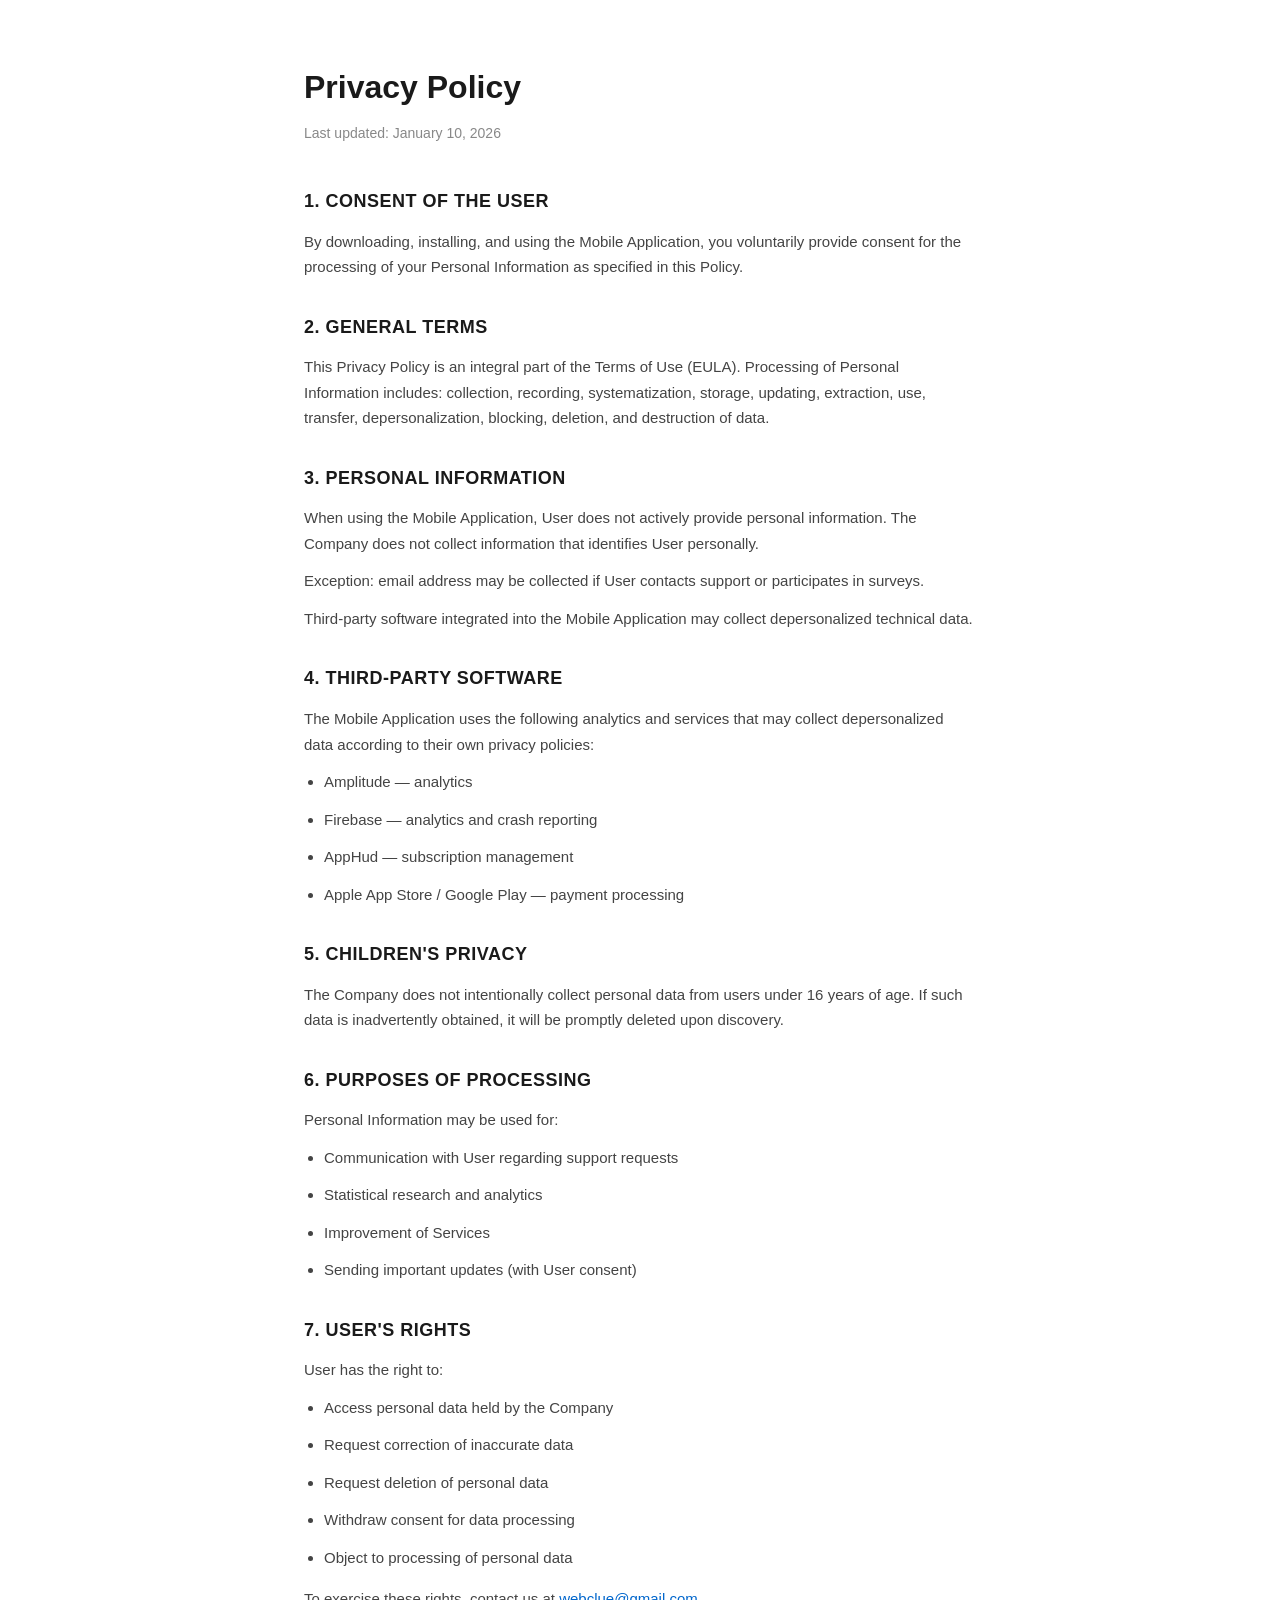
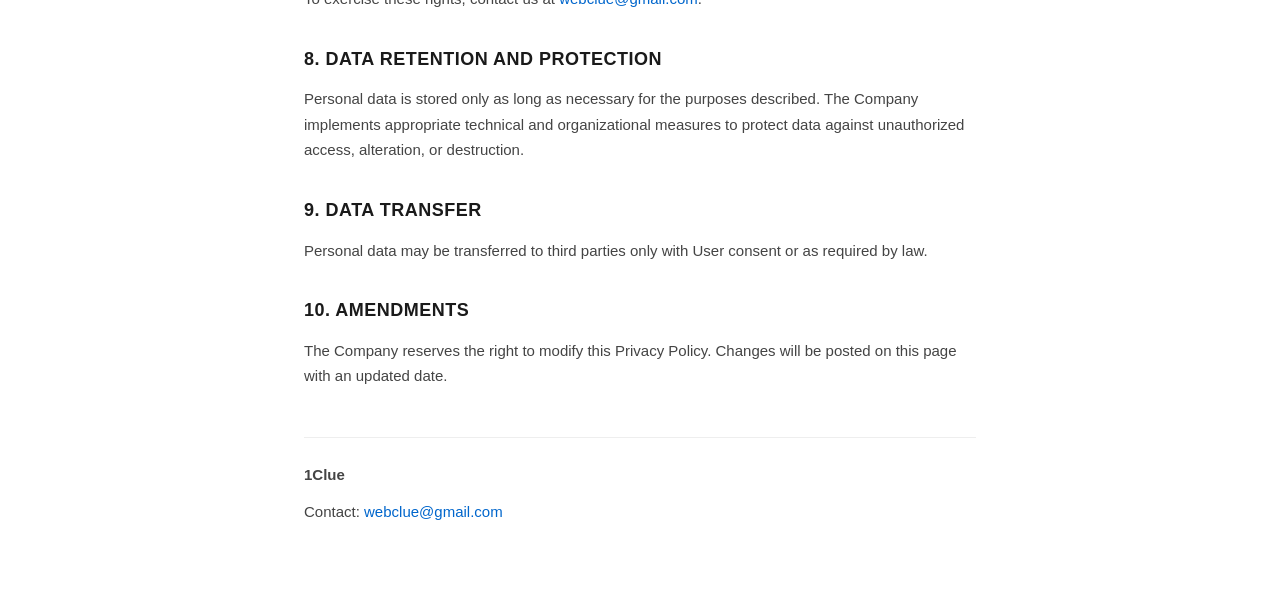
<file: privacy.html>
<!DOCTYPE html>
<html lang="en">
<head>
    <meta charset="UTF-8">
    <meta name="viewport" content="width=device-width, initial-scale=1.0">
    <title>Privacy Policy - 1Clue</title>
    <style>
        * { margin: 0; padding: 0; box-sizing: border-box; }
        body { font-family: -apple-system, BlinkMacSystemFont, 'Segoe UI', Roboto, sans-serif; line-height: 1.7; color: #1a1a1a; background: #fff; }
        .container { max-width: 720px; margin: 0 auto; padding: 60px 24px; }
        h1 { font-size: 32px; font-weight: 700; margin-bottom: 8px; }
        h2 { font-size: 18px; font-weight: 600; margin-top: 32px; margin-bottom: 12px; text-transform: uppercase; letter-spacing: 0.5px; }
        p, li { font-size: 15px; color: #444; margin-bottom: 12px; }
        ul { padding-left: 20px; margin-bottom: 16px; }
        a { color: #0066cc; text-decoration: none; }
        .meta { color: #888; font-size: 14px; margin-bottom: 40px; }
        .footer { margin-top: 48px; padding-top: 24px; border-top: 1px solid #eee; font-size: 14px; color: #666; }
    </style>
</head>
<body>
    <div class="container">
        <h1>Privacy Policy</h1>
        <p class="meta">Last updated: January 10, 2026</p>

        <h2>1. Consent of the User</h2>
        <p>By downloading, installing, and using the Mobile Application, you voluntarily provide consent for the processing of your Personal Information as specified in this Policy.</p>

        <h2>2. General Terms</h2>
        <p>This Privacy Policy is an integral part of the Terms of Use (EULA). Processing of Personal Information includes: collection, recording, systematization, storage, updating, extraction, use, transfer, depersonalization, blocking, deletion, and destruction of data.</p>

        <h2>3. Personal Information</h2>
        <p>When using the Mobile Application, User does not actively provide personal information. The Company does not collect information that identifies User personally.</p>
        <p>Exception: email address may be collected if User contacts support or participates in surveys.</p>
        <p>Third-party software integrated into the Mobile Application may collect depersonalized technical data.</p>

        <h2>4. Third-Party Software</h2>
        <p>The Mobile Application uses the following analytics and services that may collect depersonalized data according to their own privacy policies:</p>
        <ul>
            <li>Amplitude — analytics</li>
            <li>Firebase — analytics and crash reporting</li>
            <li>AppHud — subscription management</li>
            <li>Apple App Store / Google Play — payment processing</li>
        </ul>

        <h2>5. Children's Privacy</h2>
        <p>The Company does not intentionally collect personal data from users under 16 years of age. If such data is inadvertently obtained, it will be promptly deleted upon discovery.</p>

        <h2>6. Purposes of Processing</h2>
        <p>Personal Information may be used for:</p>
        <ul>
            <li>Communication with User regarding support requests</li>
            <li>Statistical research and analytics</li>
            <li>Improvement of Services</li>
            <li>Sending important updates (with User consent)</li>
        </ul>

        <h2>7. User's Rights</h2>
        <p>User has the right to:</p>
        <ul>
            <li>Access personal data held by the Company</li>
            <li>Request correction of inaccurate data</li>
            <li>Request deletion of personal data</li>
            <li>Withdraw consent for data processing</li>
            <li>Object to processing of personal data</li>
        </ul>
        <p>To exercise these rights, contact us at <a href="mailto:webclue@gmail.com">webclue@gmail.com</a>.</p>

        <h2>8. Data Retention and Protection</h2>
        <p>Personal data is stored only as long as necessary for the purposes described. The Company implements appropriate technical and organizational measures to protect data against unauthorized access, alteration, or destruction.</p>

        <h2>9. Data Transfer</h2>
        <p>Personal data may be transferred to third parties only with User consent or as required by law.</p>

        <h2>10. Amendments</h2>
        <p>The Company reserves the right to modify this Privacy Policy. Changes will be posted on this page with an updated date.</p>

        <div class="footer">
            <p><strong>1Clue</strong></p>
            <p>Contact: <a href="mailto:webclue@gmail.com">webclue@gmail.com</a></p>
        </div>
    </div>
</body>
</html>
</file>
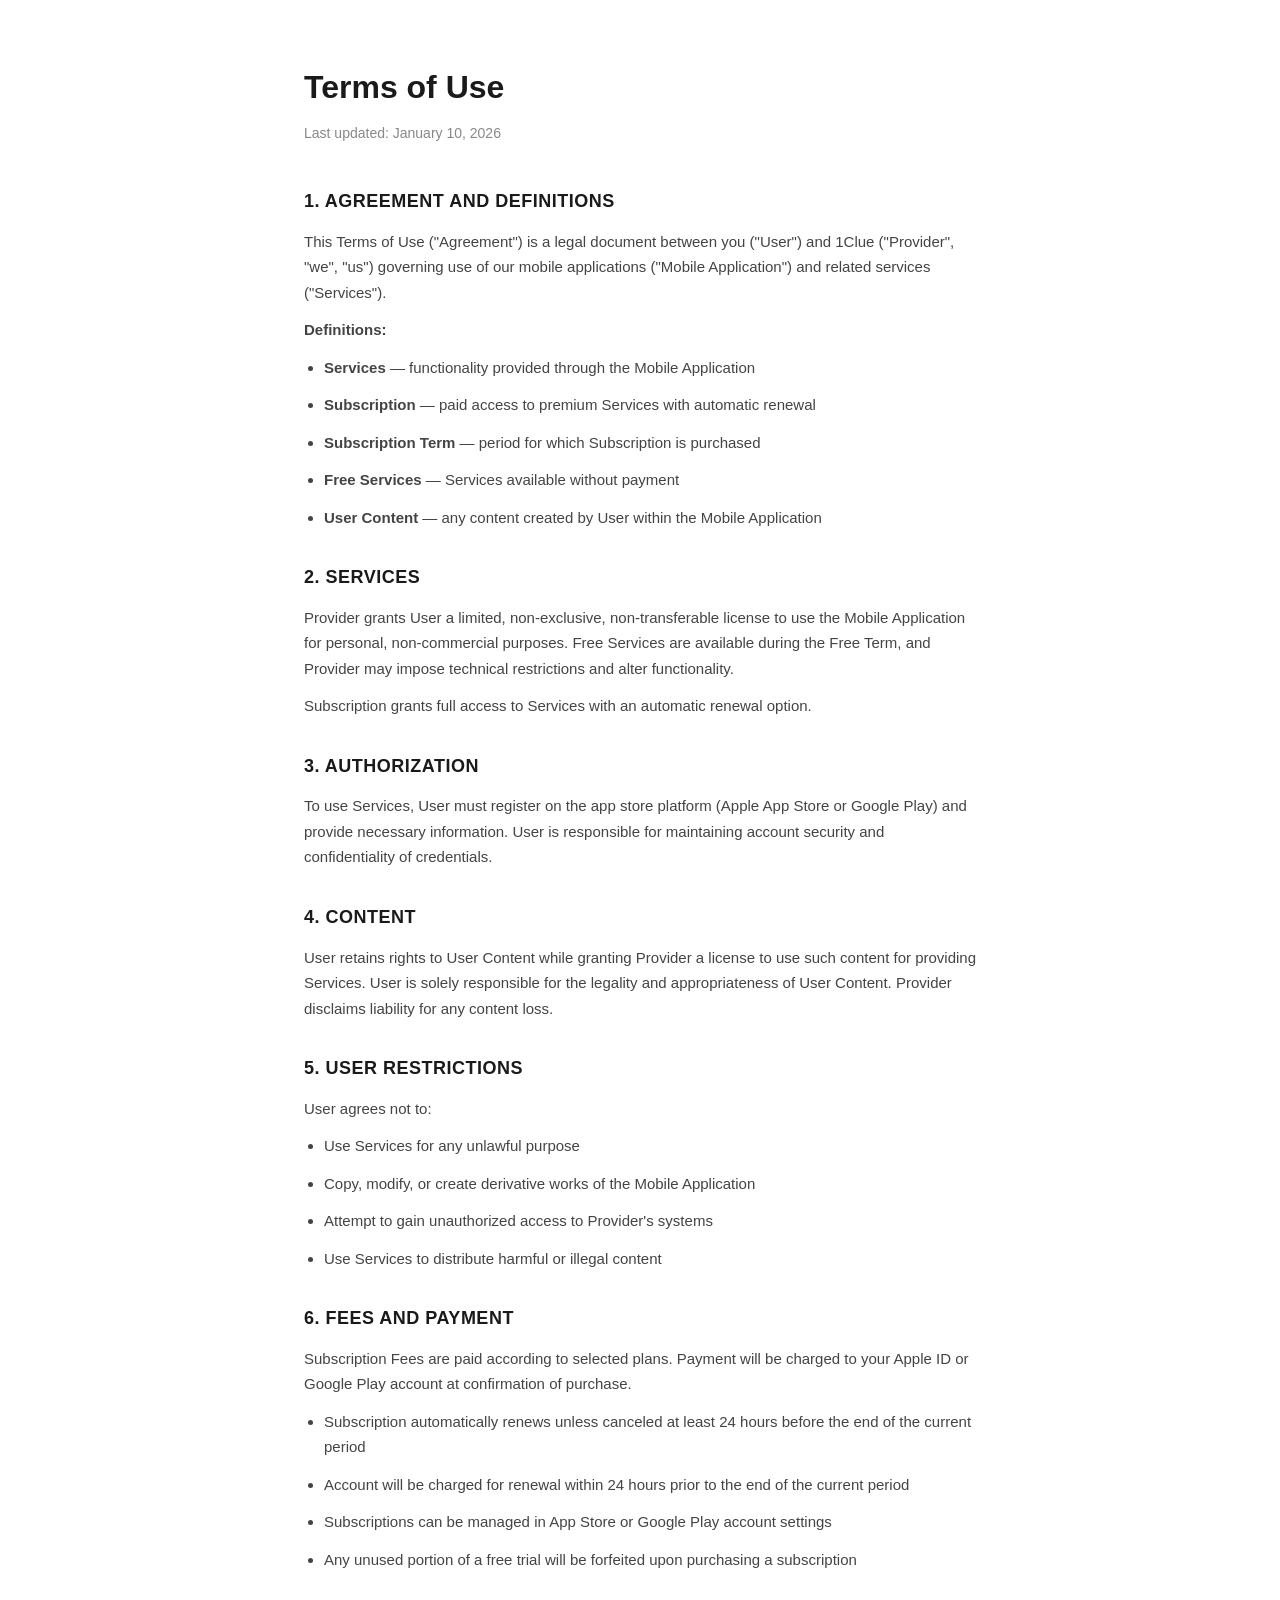
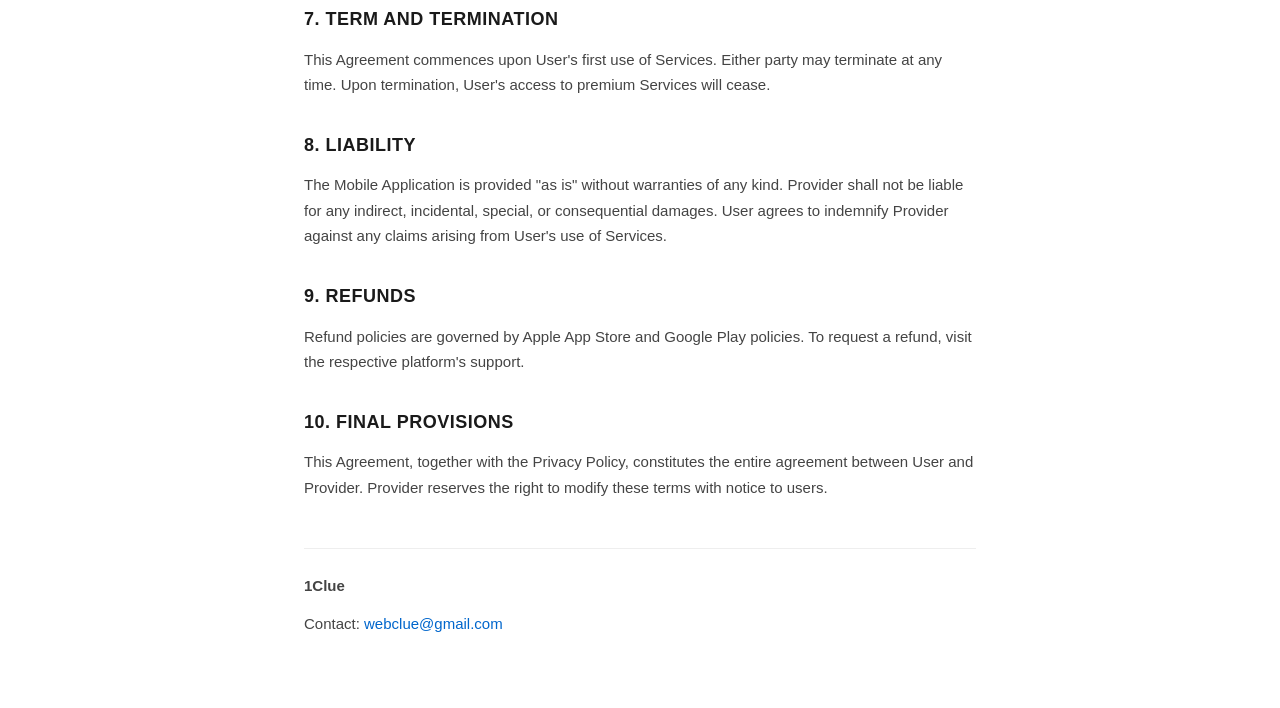
<file: terms.html>
<!DOCTYPE html>
<html lang="en">
<head>
    <meta charset="UTF-8">
    <meta name="viewport" content="width=device-width, initial-scale=1.0">
    <title>Terms of Use - 1Clue</title>
    <style>
        * { margin: 0; padding: 0; box-sizing: border-box; }
        body { font-family: -apple-system, BlinkMacSystemFont, 'Segoe UI', Roboto, sans-serif; line-height: 1.7; color: #1a1a1a; background: #fff; }
        .container { max-width: 720px; margin: 0 auto; padding: 60px 24px; }
        h1 { font-size: 32px; font-weight: 700; margin-bottom: 8px; }
        h2 { font-size: 18px; font-weight: 600; margin-top: 32px; margin-bottom: 12px; text-transform: uppercase; letter-spacing: 0.5px; }
        p, li { font-size: 15px; color: #444; margin-bottom: 12px; }
        ul { padding-left: 20px; margin-bottom: 16px; }
        a { color: #0066cc; text-decoration: none; }
        .meta { color: #888; font-size: 14px; margin-bottom: 40px; }
        .footer { margin-top: 48px; padding-top: 24px; border-top: 1px solid #eee; font-size: 14px; color: #666; }
    </style>
</head>
<body>
    <div class="container">
        <h1>Terms of Use</h1>
        <p class="meta">Last updated: January 10, 2026</p>

        <h2>1. Agreement and Definitions</h2>
        <p>This Terms of Use ("Agreement") is a legal document between you ("User") and 1Clue ("Provider", "we", "us") governing use of our mobile applications ("Mobile Application") and related services ("Services").</p>
        <p><strong>Definitions:</strong></p>
        <ul>
            <li><strong>Services</strong> — functionality provided through the Mobile Application</li>
            <li><strong>Subscription</strong> — paid access to premium Services with automatic renewal</li>
            <li><strong>Subscription Term</strong> — period for which Subscription is purchased</li>
            <li><strong>Free Services</strong> — Services available without payment</li>
            <li><strong>User Content</strong> — any content created by User within the Mobile Application</li>
        </ul>

        <h2>2. Services</h2>
        <p>Provider grants User a limited, non-exclusive, non-transferable license to use the Mobile Application for personal, non-commercial purposes. Free Services are available during the Free Term, and Provider may impose technical restrictions and alter functionality.</p>
        <p>Subscription grants full access to Services with an automatic renewal option.</p>

        <h2>3. Authorization</h2>
        <p>To use Services, User must register on the app store platform (Apple App Store or Google Play) and provide necessary information. User is responsible for maintaining account security and confidentiality of credentials.</p>

        <h2>4. Content</h2>
        <p>User retains rights to User Content while granting Provider a license to use such content for providing Services. User is solely responsible for the legality and appropriateness of User Content. Provider disclaims liability for any content loss.</p>

        <h2>5. User Restrictions</h2>
        <p>User agrees not to:</p>
        <ul>
            <li>Use Services for any unlawful purpose</li>
            <li>Copy, modify, or create derivative works of the Mobile Application</li>
            <li>Attempt to gain unauthorized access to Provider's systems</li>
            <li>Use Services to distribute harmful or illegal content</li>
        </ul>

        <h2>6. Fees and Payment</h2>
        <p>Subscription Fees are paid according to selected plans. Payment will be charged to your Apple ID or Google Play account at confirmation of purchase.</p>
        <ul>
            <li>Subscription automatically renews unless canceled at least 24 hours before the end of the current period</li>
            <li>Account will be charged for renewal within 24 hours prior to the end of the current period</li>
            <li>Subscriptions can be managed in App Store or Google Play account settings</li>
            <li>Any unused portion of a free trial will be forfeited upon purchasing a subscription</li>
        </ul>

        <h2>7. Term and Termination</h2>
        <p>This Agreement commences upon User's first use of Services. Either party may terminate at any time. Upon termination, User's access to premium Services will cease.</p>

        <h2>8. Liability</h2>
        <p>The Mobile Application is provided "as is" without warranties of any kind. Provider shall not be liable for any indirect, incidental, special, or consequential damages. User agrees to indemnify Provider against any claims arising from User's use of Services.</p>

        <h2>9. Refunds</h2>
        <p>Refund policies are governed by Apple App Store and Google Play policies. To request a refund, visit the respective platform's support.</p>

        <h2>10. Final Provisions</h2>
        <p>This Agreement, together with the Privacy Policy, constitutes the entire agreement between User and Provider. Provider reserves the right to modify these terms with notice to users.</p>

        <div class="footer">
            <p><strong>1Clue</strong></p>
            <p>Contact: <a href="mailto:webclue@gmail.com">webclue@gmail.com</a></p>
        </div>
    </div>
</body>
</html>
</file>
